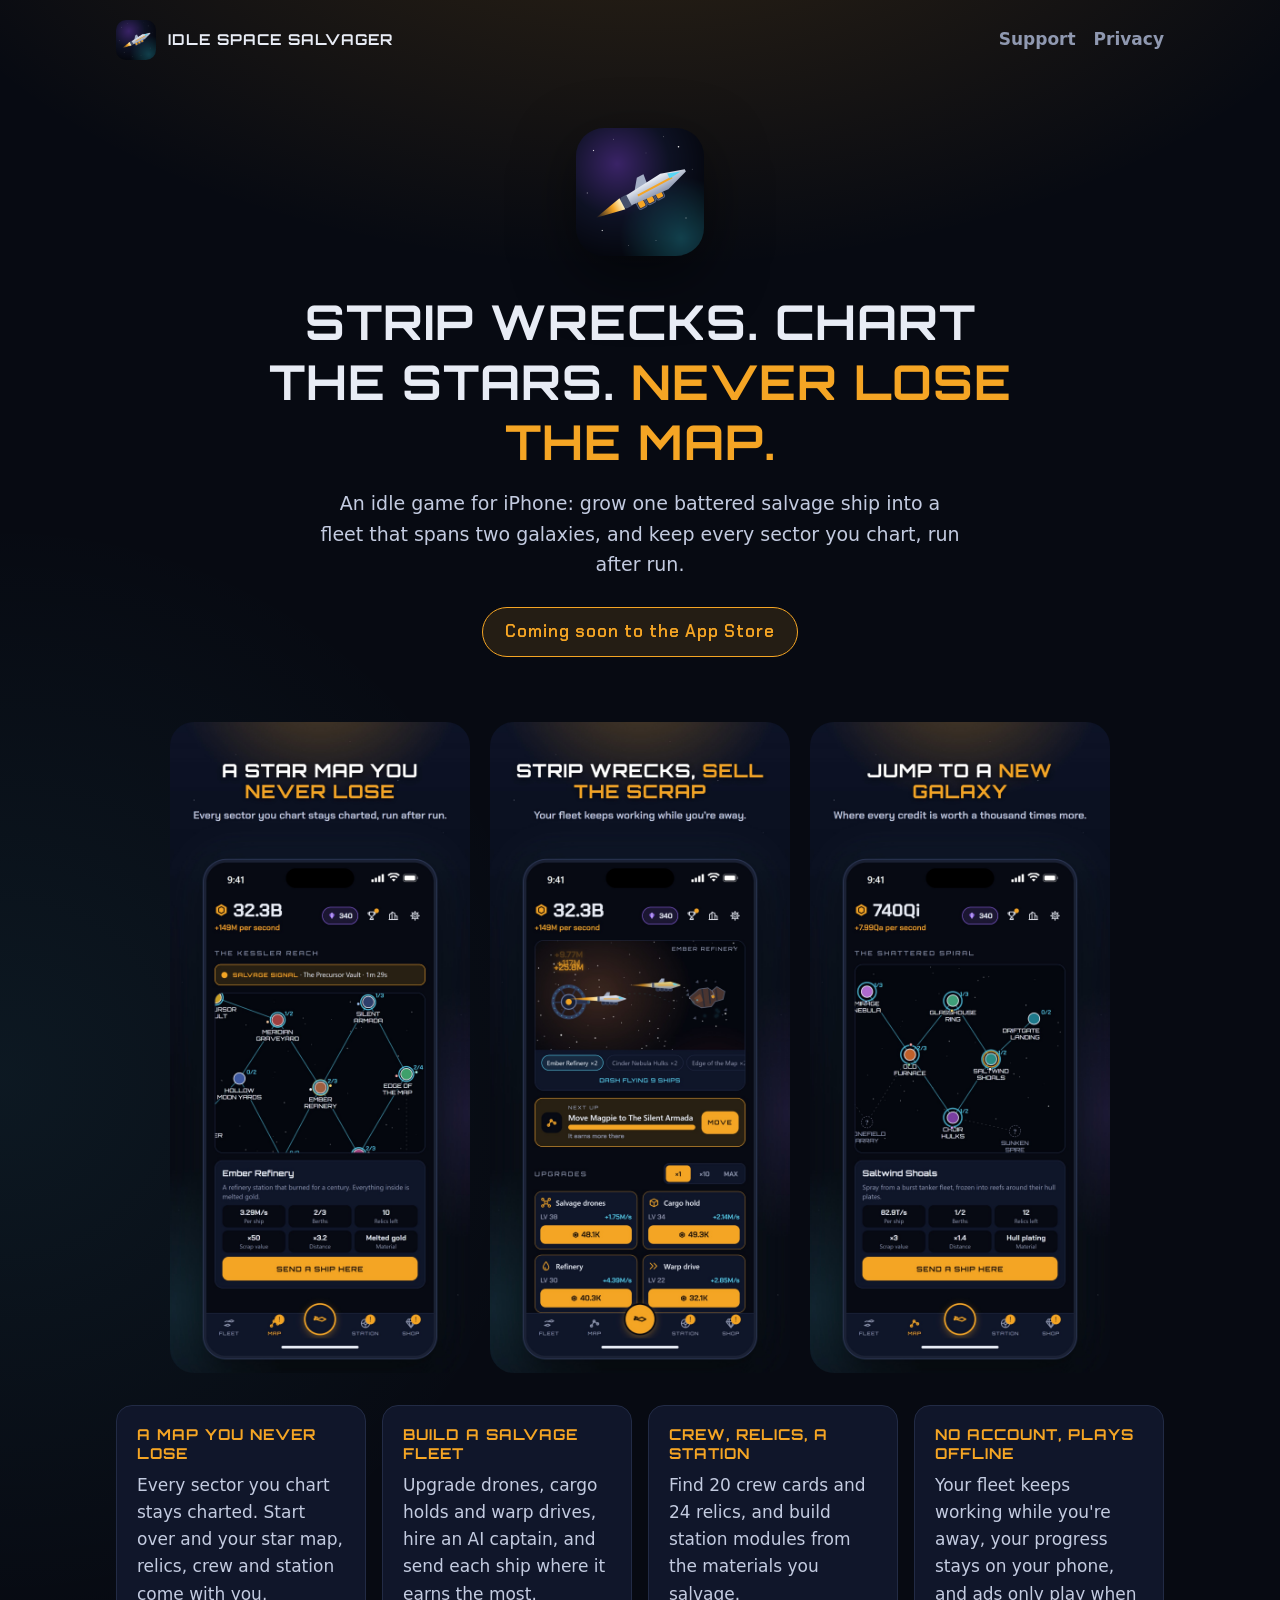
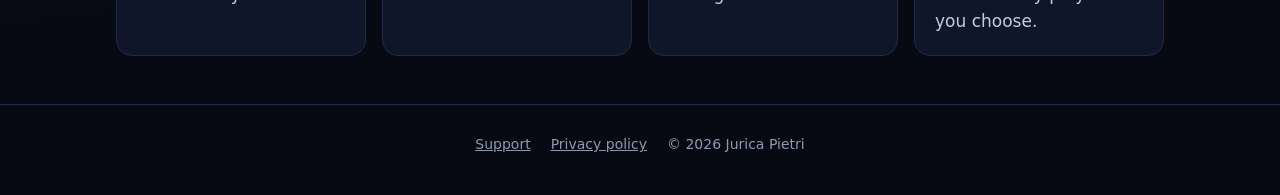
<file: index.html>
<!doctype html>
<html lang="en">
  <head>
    <meta charset="utf-8" />
    <meta name="viewport" content="width=device-width, initial-scale=1" />
    <title>Idle Space Salvager</title>
    <meta
      name="description"
      content="Strip ancient wrecks, chart a star map you never lose, and grow one battered ship into a salvage fleet. An idle game for iPhone."
    />
    <link rel="icon" href="favicon.png" />
    <link rel="stylesheet" href="styles.css" />
  </head>
  <body>
    <header class="top">
      <a class="brand" href="./">
        <img src="icon.png" alt="" width="40" height="40" />
        <span>Idle Space Salvager</span>
      </a>
      <nav>
        <a href="support/">Support</a>
        <a href="privacy/">Privacy</a>
      </nav>
    </header>
    <main>
      <section class="hero">
        <img
          class="hero-icon"
          src="icon.png"
          alt="The Idle Space Salvager app icon"
          width="128"
          height="128"
        />
        <h1>Strip wrecks. Chart the stars. <em>Never lose the map.</em></h1>
        <p class="lead">
          An idle game for iPhone: grow one battered salvage ship into a fleet
          that spans two galaxies, and keep every sector you chart, run after
          run.
        </p>
        <p class="badge">Coming soon to the App Store</p>
      </section>
      <section class="shots" aria-label="Screenshots">
        <img
          src="screens/01-star-map.jpg"
          alt="The star map, with charted sectors, ships and a salvage signal"
          width="1320"
          height="2868"
          loading="lazy"
        />
        <img
          src="screens/02-salvage.jpg"
          alt="Ships salvaging a wreck next to the station"
          width="1320"
          height="2868"
          loading="lazy"
        />
        <img
          src="screens/06-new-galaxy.jpg"
          alt="The map of the second galaxy, the Shattered Spiral"
          width="1320"
          height="2868"
          loading="lazy"
        />
      </section>
      <section class="features">
        <article>
          <h2>A map you never lose</h2>
          <p>
            Every sector you chart stays charted. Start over and your star map,
            relics, crew and station come with you.
          </p>
        </article>
        <article>
          <h2>Build a salvage fleet</h2>
          <p>
            Upgrade drones, cargo holds and warp drives, hire an AI captain, and
            send each ship where it earns the most.
          </p>
        </article>
        <article>
          <h2>Crew, relics, a station</h2>
          <p>
            Find 20 crew cards and 24 relics, and build station modules from the
            materials you salvage.
          </p>
        </article>
        <article>
          <h2>No account, plays offline</h2>
          <p>
            Your fleet keeps working while you're away, your progress stays on
            your phone, and ads only play when you choose.
          </p>
        </article>
      </section>
    </main>
    <footer>
      <a href="support/">Support</a>
      <a href="privacy/">Privacy policy</a>
      <span>© 2026 Jurica Pietri</span>
    </footer>
  </body>
</html>
</file>
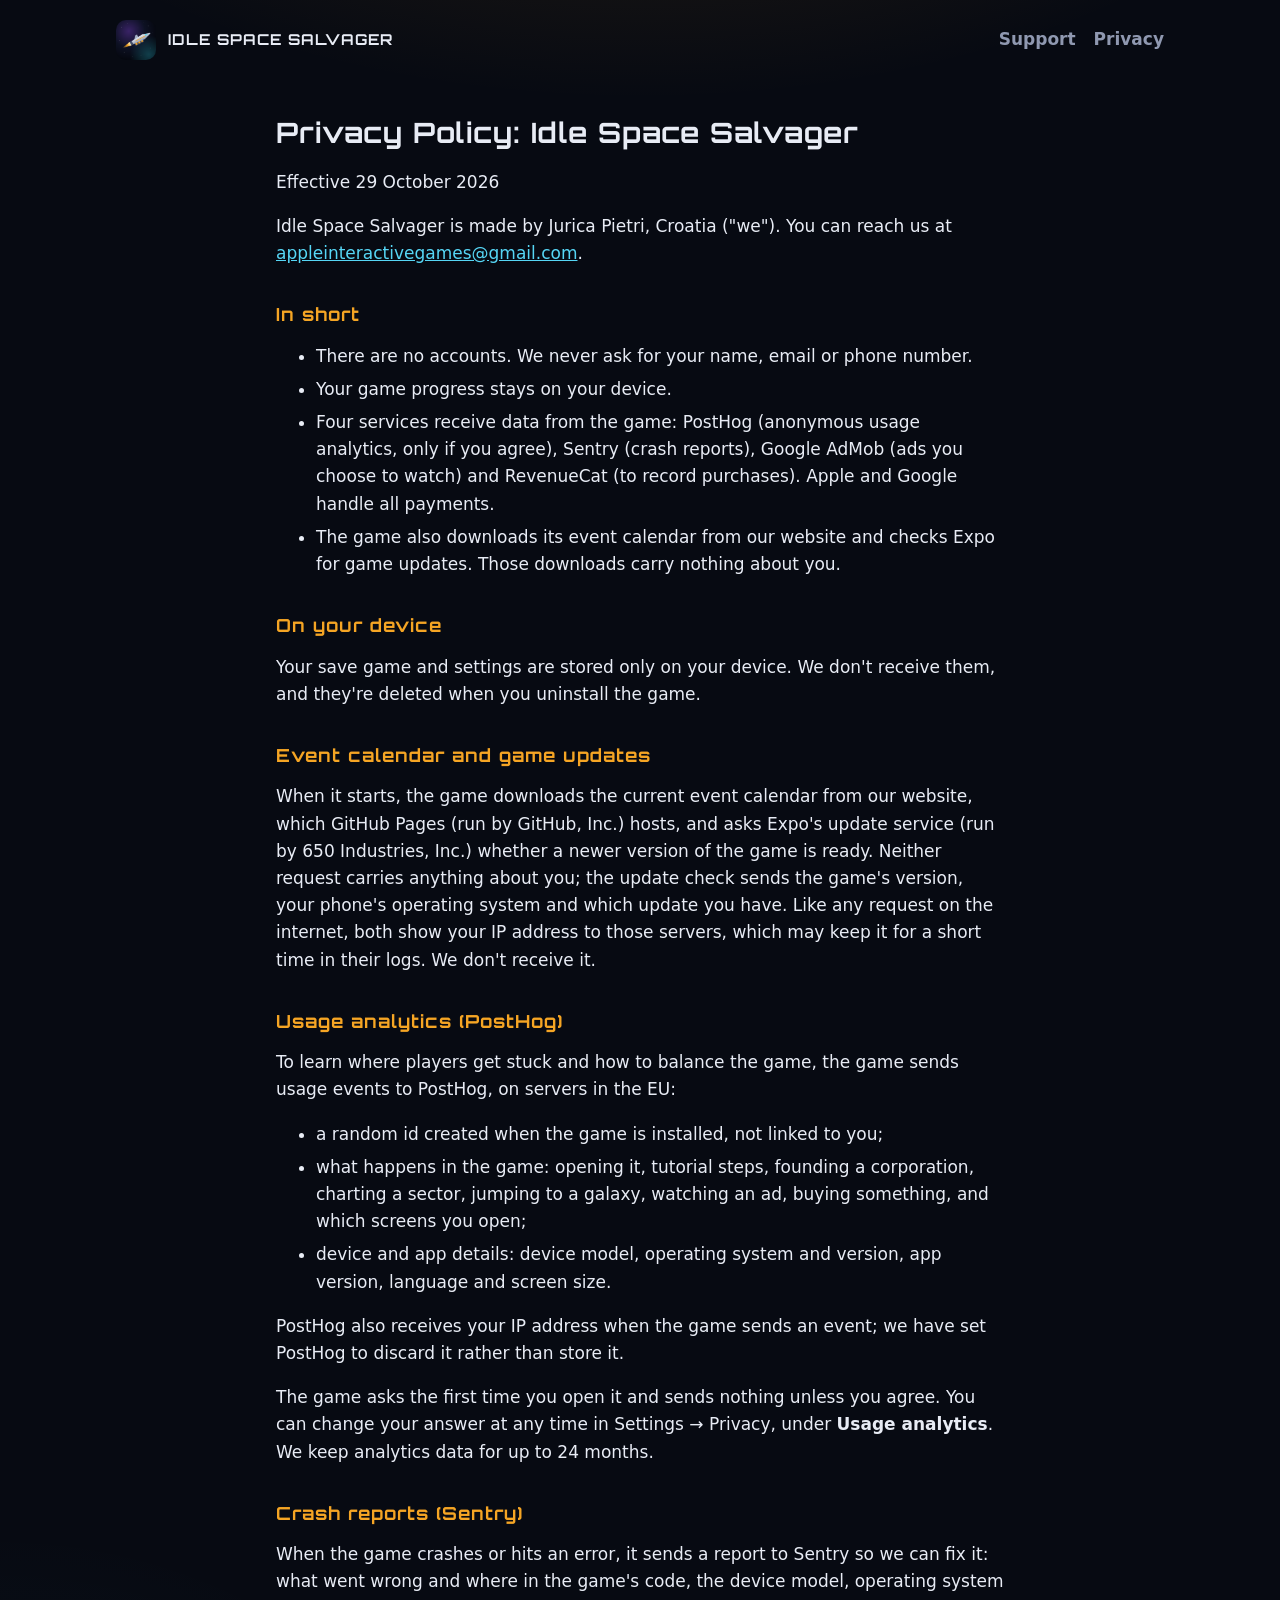
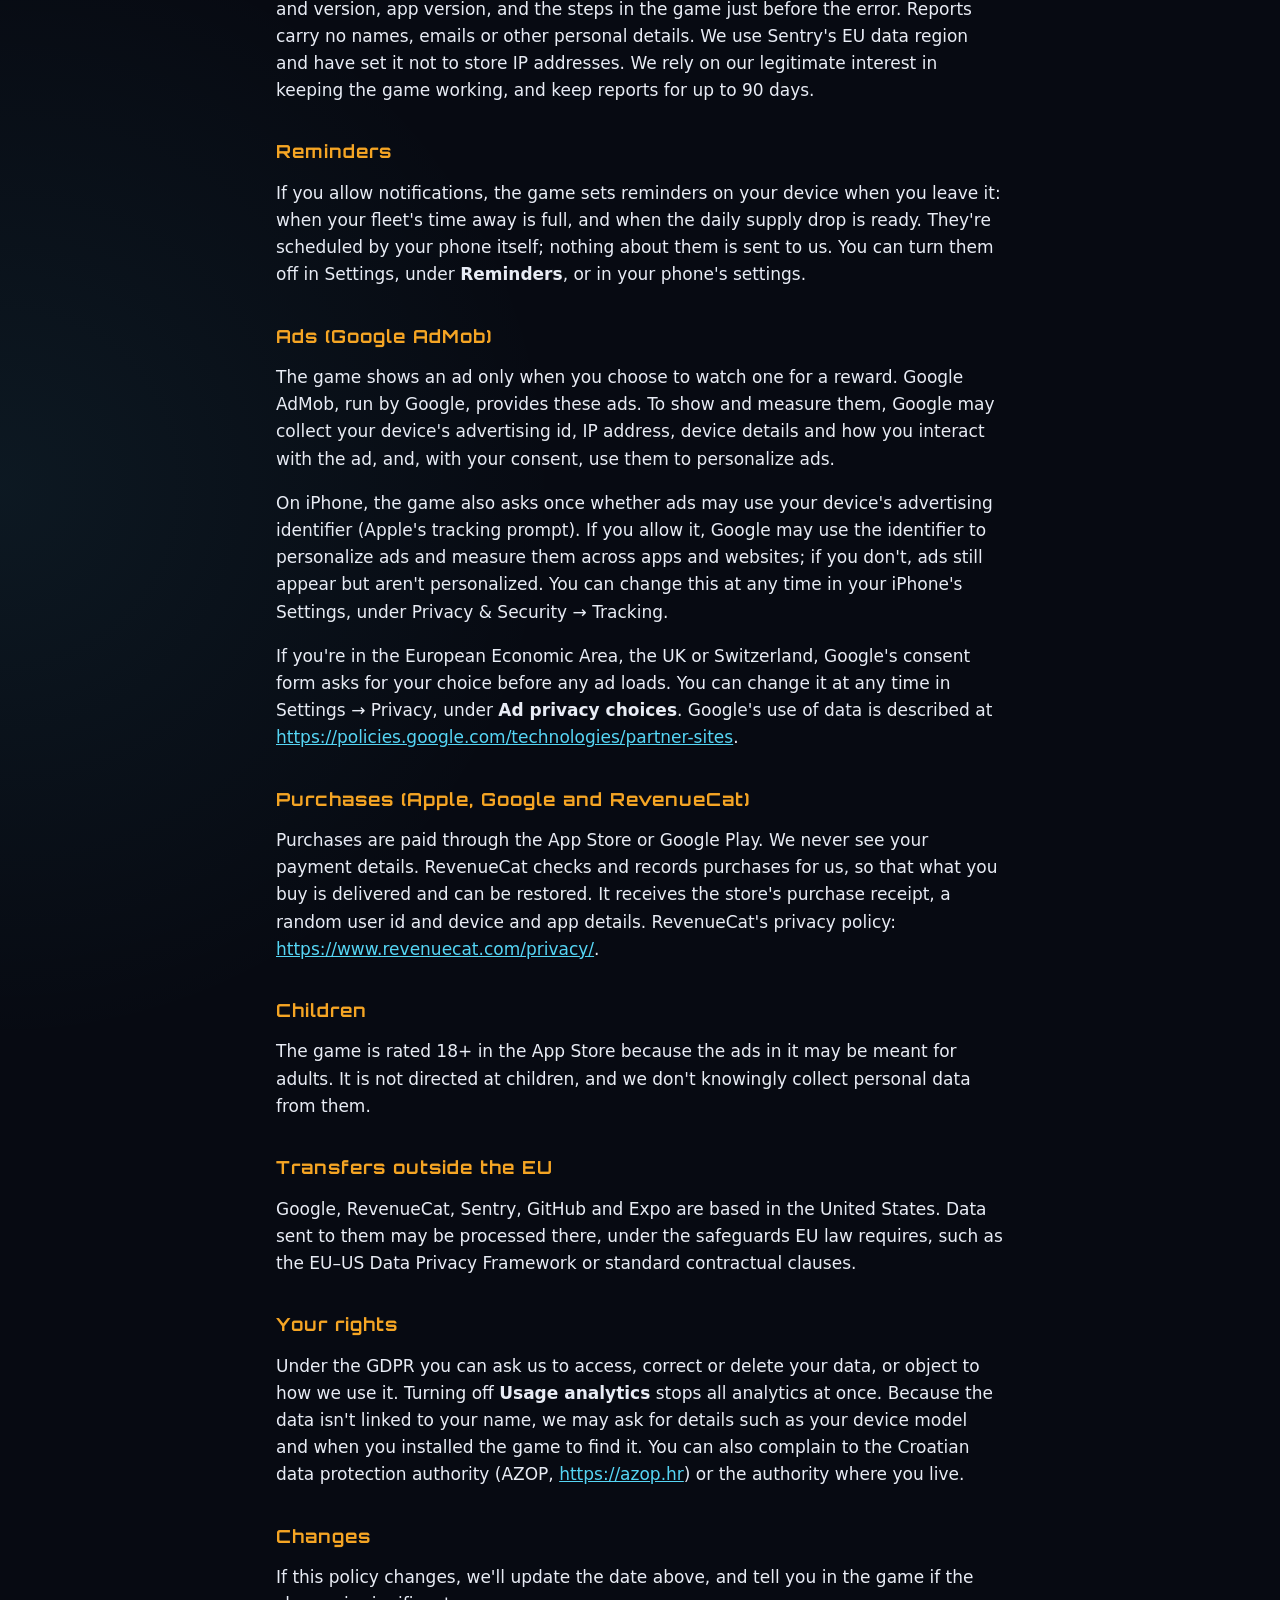
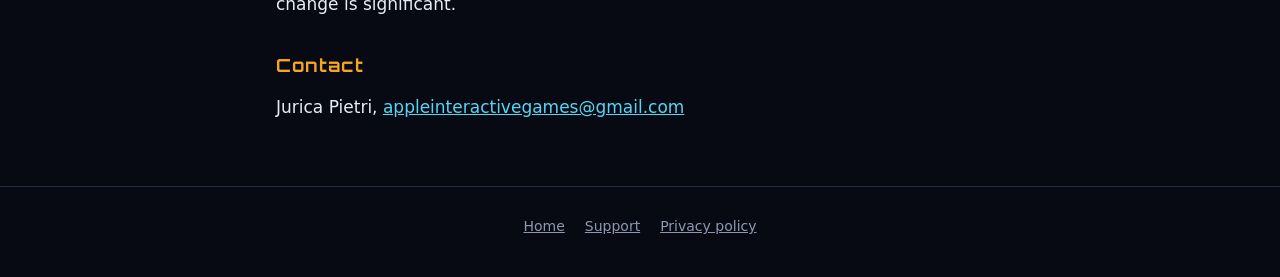
<file: privacy/index.html>
<!doctype html>
<html lang="en">
  <head>
    <meta charset="utf-8" />
    <meta name="viewport" content="width=device-width, initial-scale=1" />
    <title>Privacy policy · Idle Space Salvager</title>
    <link rel="icon" href="../favicon.png" />
    <link rel="stylesheet" href="../styles.css" />
  </head>
  <body>
    <header class="top">
      <a class="brand" href="../"
        ><img src="../icon.png" alt="" width="40" height="40" /><span
          >Idle Space Salvager</span
        ></a
      >
      <nav>
        <a href="../support/">Support</a><a href="../privacy/">Privacy</a>
      </nav>
    </header>
    <main class="doc">
      <h1>Privacy Policy: Idle Space Salvager</h1>
      <p>Effective 29 October 2026</p>
      <p>
        Idle Space Salvager is made by Jurica Pietri, Croatia ("we"). You can
        reach us at
        <a href="mailto:appleinteractivegames@gmail.com"
          >appleinteractivegames@gmail.com</a
        >.
      </p>
      <h2>In short</h2>
      <ul>
        <li>
          There are no accounts. We never ask for your name, email or phone
          number.
        </li>
        <li>Your game progress stays on your device.</li>
        <li>
          Four services receive data from the game: PostHog (anonymous usage
          analytics, only if you agree), Sentry (crash reports), Google AdMob
          (ads you choose to watch) and RevenueCat (to record purchases). Apple
          and Google handle all payments.
        </li>
        <li>
          The game also downloads its event calendar from our website and checks
          Expo for game updates. Those downloads carry nothing about you.
        </li>
      </ul>
      <h2>On your device</h2>
      <p>
        Your save game and settings are stored only on your device. We don't
        receive them, and they're deleted when you uninstall the game.
      </p>
      <h2>Event calendar and game updates</h2>
      <p>
        When it starts, the game downloads the current event calendar from our
        website, which GitHub Pages (run by GitHub, Inc.) hosts, and asks Expo's
        update service (run by 650 Industries, Inc.) whether a newer version of
        the game is ready. Neither request carries anything about you; the
        update check sends the game's version, your phone's operating system and
        which update you have. Like any request on the internet, both show your
        IP address to those servers, which may keep it for a short time in their
        logs. We don't receive it.
      </p>
      <h2>Usage analytics (PostHog)</h2>
      <p>
        To learn where players get stuck and how to balance the game, the game
        sends usage events to PostHog, on servers in the EU:
      </p>
      <ul>
        <li>
          a random id created when the game is installed, not linked to you;
        </li>
        <li>
          what happens in the game: opening it, tutorial steps, founding a
          corporation, charting a sector, jumping to a galaxy, watching an ad,
          buying something, and which screens you open;
        </li>
        <li>
          device and app details: device model, operating system and version,
          app version, language and screen size.
        </li>
      </ul>
      <p>
        PostHog also receives your IP address when the game sends an event; we
        have set PostHog to discard it rather than store it.
      </p>
      <p>
        The game asks the first time you open it and sends nothing unless you
        agree. You can change your answer at any time in Settings → Privacy,
        under <strong>Usage analytics</strong>. We keep analytics data for up to
        24 months.
      </p>
      <h2>Crash reports (Sentry)</h2>
      <p>
        When the game crashes or hits an error, it sends a report to Sentry so
        we can fix it: what went wrong and where in the game's code, the device
        model, operating system and version, app version, and the steps in the
        game just before the error. Reports carry no names, emails or other
        personal details. We use Sentry's EU data region and have set it not to
        store IP addresses. We rely on our legitimate interest in keeping the
        game working, and keep reports for up to 90 days.
      </p>
      <h2>Reminders</h2>
      <p>
        If you allow notifications, the game sets reminders on your device when
        you leave it: when your fleet's time away is full, and when the daily
        supply drop is ready. They're scheduled by your phone itself; nothing
        about them is sent to us. You can turn them off in Settings, under
        <strong>Reminders</strong>, or in your phone's settings.
      </p>
      <h2>Ads (Google AdMob)</h2>
      <p>
        The game shows an ad only when you choose to watch one for a reward.
        Google AdMob, run by Google, provides these ads. To show and measure
        them, Google may collect your device's advertising id, IP address,
        device details and how you interact with the ad, and, with your consent,
        use them to personalize ads.
      </p>
      <p>
        On iPhone, the game also asks once whether ads may use your device's
        advertising identifier (Apple's tracking prompt). If you allow it,
        Google may use the identifier to personalize ads and measure them across
        apps and websites; if you don't, ads still appear but aren't
        personalized. You can change this at any time in your iPhone's Settings,
        under Privacy &amp; Security → Tracking.
      </p>
      <p>
        If you're in the European Economic Area, the UK or Switzerland, Google's
        consent form asks for your choice before any ad loads. You can change it
        at any time in Settings → Privacy, under
        <strong>Ad privacy choices</strong>. Google's use of data is described
        at
        <a href="https://policies.google.com/technologies/partner-sites"
          >https://policies.google.com/technologies/partner-sites</a
        >.
      </p>
      <h2>Purchases (Apple, Google and RevenueCat)</h2>
      <p>
        Purchases are paid through the App Store or Google Play. We never see
        your payment details. RevenueCat checks and records purchases for us, so
        that what you buy is delivered and can be restored. It receives the
        store's purchase receipt, a random user id and device and app details.
        RevenueCat's privacy policy:
        <a href="https://www.revenuecat.com/privacy/"
          >https://www.revenuecat.com/privacy/</a
        >.
      </p>
      <h2>Children</h2>
      <p>
        The game is rated 18+ in the App Store because the ads in it may be
        meant for adults. It is not directed at children, and we don't knowingly
        collect personal data from them.
      </p>
      <h2>Transfers outside the EU</h2>
      <p>
        Google, RevenueCat, Sentry, GitHub and Expo are based in the United
        States. Data sent to them may be processed there, under the safeguards
        EU law requires, such as the EU–US Data Privacy Framework or standard
        contractual clauses.
      </p>
      <h2>Your rights</h2>
      <p>
        Under the GDPR you can ask us to access, correct or delete your data, or
        object to how we use it. Turning off
        <strong>Usage analytics</strong> stops all analytics at once. Because
        the data isn't linked to your name, we may ask for details such as your
        device model and when you installed the game to find it. You can also
        complain to the Croatian data protection authority (AZOP,
        <a href="https://azop.hr">https://azop.hr</a>) or the authority where
        you live.
      </p>
      <h2>Changes</h2>
      <p>
        If this policy changes, we'll update the date above, and tell you in the
        game if the change is significant.
      </p>
      <h2>Contact</h2>
      <p>
        Jurica Pietri,
        <a href="mailto:appleinteractivegames@gmail.com"
          >appleinteractivegames@gmail.com</a
        >
      </p>
    </main>
    <footer>
      <a href="../">Home</a><a href="../support/">Support</a
      ><a href="../privacy/">Privacy policy</a>
    </footer>
  </body>
</html>
</file>
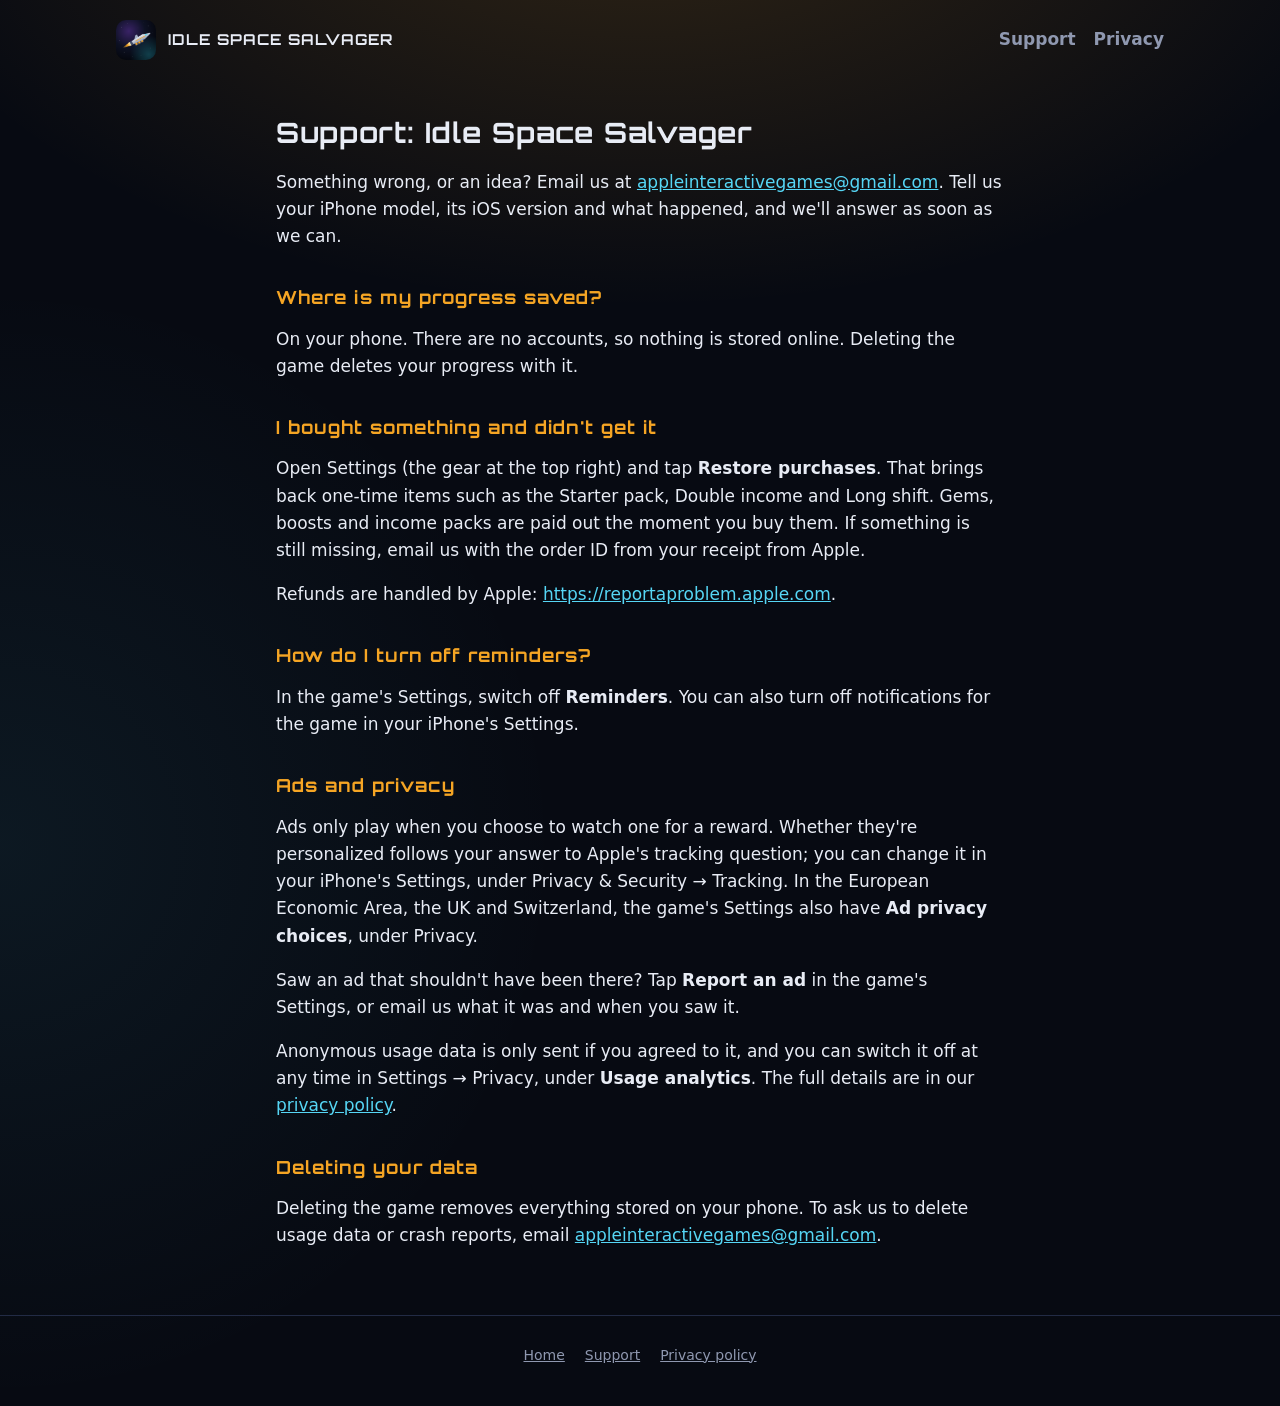
<file: support/index.html>
<!doctype html>
<html lang="en">
  <head>
    <meta charset="utf-8" />
    <meta name="viewport" content="width=device-width, initial-scale=1" />
    <title>Support · Idle Space Salvager</title>
    <link rel="icon" href="../favicon.png" />
    <link rel="stylesheet" href="../styles.css" />
  </head>
  <body>
    <header class="top">
      <a class="brand" href="../"
        ><img src="../icon.png" alt="" width="40" height="40" /><span
          >Idle Space Salvager</span
        ></a
      >
      <nav>
        <a href="../support/">Support</a><a href="../privacy/">Privacy</a>
      </nav>
    </header>
    <main class="doc">
      <h1>Support: Idle Space Salvager</h1>
      <p>
        Something wrong, or an idea? Email us at
        <a href="mailto:appleinteractivegames@gmail.com"
          >appleinteractivegames@gmail.com</a
        >. Tell us your iPhone model, its iOS version and what happened, and
        we'll answer as soon as we can.
      </p>
      <h2>Where is my progress saved?</h2>
      <p>
        On your phone. There are no accounts, so nothing is stored online.
        Deleting the game deletes your progress with it.
      </p>
      <h2>I bought something and didn't get it</h2>
      <p>
        Open Settings (the gear at the top right) and tap
        <strong>Restore purchases</strong>. That brings back one-time items such
        as the Starter pack, Double income and Long shift. Gems, boosts and
        income packs are paid out the moment you buy them. If something is still
        missing, email us with the order ID from your receipt from Apple.
      </p>
      <p>
        Refunds are handled by Apple:
        <a href="https://reportaproblem.apple.com"
          >https://reportaproblem.apple.com</a
        >.
      </p>
      <h2>How do I turn off reminders?</h2>
      <p>
        In the game's Settings, switch off <strong>Reminders</strong>. You can
        also turn off notifications for the game in your iPhone's Settings.
      </p>
      <h2>Ads and privacy</h2>
      <p>
        Ads only play when you choose to watch one for a reward. Whether they're
        personalized follows your answer to Apple's tracking question; you can
        change it in your iPhone's Settings, under Privacy &amp; Security →
        Tracking. In the European Economic Area, the UK and Switzerland, the
        game's Settings also have <strong>Ad privacy choices</strong>, under
        Privacy.
      </p>
      <p>
        Saw an ad that shouldn't have been there? Tap
        <strong>Report an ad</strong> in the game's Settings, or email us what
        it was and when you saw it.
      </p>
      <p>
        Anonymous usage data is only sent if you agreed to it, and you can
        switch it off at any time in Settings → Privacy, under
        <strong>Usage analytics</strong>. The full details are in our
        <a href="../privacy/">privacy policy</a>.
      </p>
      <h2>Deleting your data</h2>
      <p>
        Deleting the game removes everything stored on your phone. To ask us to
        delete usage data or crash reports, email
        <a href="mailto:appleinteractivegames@gmail.com"
          >appleinteractivegames@gmail.com</a
        >.
      </p>
    </main>
    <footer>
      <a href="../">Home</a><a href="../support/">Support</a
      ><a href="../privacy/">Privacy policy</a>
    </footer>
  </body>
</html>
</file>
<file: styles.css>
/* The game's own fonts, served from this site rather than Google's, so visitors' IP addresses go nowhere else. */
@font-face {
  font-family: 'Orbitron';
  src: url('fonts/Orbitron_700Bold.ttf') format('truetype');
  font-weight: 700;
  font-display: swap;
}
@font-face {
  font-family: 'Chakra Petch';
  src: url('fonts/ChakraPetch_600SemiBold.ttf') format('truetype');
  font-weight: 600;
  font-display: swap;
}

:root {
  --bg: #070a12;
  --surface: #10162a;
  --border: #222b45;
  --text: #e8ecf5;
  --muted: #8f98b0;
  --accent: #f5a524;
  --cyan: #56d6f5;
  color-scheme: dark;
}

* {
  box-sizing: border-box;
}

body {
  margin: 0;
  min-height: 100vh;
  background:
    radial-gradient(
      ellipse 70rem 40rem at 50% -10%,
      rgba(245, 165, 36, 0.18),
      transparent 70%
    ),
    radial-gradient(
      ellipse 50rem 50rem at 0% 60%,
      rgba(86, 214, 245, 0.07),
      transparent 70%
    ),
    var(--bg);
  color: var(--text);
  font:
    17px/1.6 system-ui,
    -apple-system,
    'Segoe UI',
    Roboto,
    sans-serif;
}

a {
  color: var(--cyan);
}

.top {
  display: flex;
  align-items: center;
  justify-content: space-between;
  gap: 16px;
  max-width: 1080px;
  margin: 0 auto;
  padding: 20px 16px;
}

.brand {
  display: flex;
  align-items: center;
  gap: 12px;
  color: var(--text);
  text-decoration: none;
  font-family: 'Orbitron', sans-serif;
  font-weight: 700;
  font-size: 15px;
  letter-spacing: 1px;
  text-transform: uppercase;
}

.brand img {
  border-radius: 10px;
}

nav {
  display: flex;
  gap: 18px;
}

nav a {
  color: var(--muted);
  text-decoration: none;
  font-weight: 600;
}

nav a:hover {
  color: var(--text);
}

.hero {
  max-width: 820px;
  margin: 0 auto;
  padding: 48px 16px 24px;
  text-align: center;
}

.hero-icon {
  border-radius: 28px;
  box-shadow: 0 20px 60px rgba(0, 0, 0, 0.5);
}

h1,
h2,
h3 {
  font-family: 'Orbitron', sans-serif;
  font-weight: 700;
  letter-spacing: 1px;
  line-height: 1.25;
}

.hero h1 {
  margin: 28px 0 16px;
  font-size: clamp(28px, 6vw, 48px);
  text-transform: uppercase;
}

.hero h1 em {
  font-style: normal;
  color: var(--accent);
}

.lead {
  margin: 0 auto;
  max-width: 640px;
  color: #c3cbe0;
  font-size: 19px;
}

.badge {
  display: inline-block;
  margin-top: 28px;
  padding: 10px 22px;
  border: 1px solid var(--accent);
  border-radius: 999px;
  background: rgba(245, 165, 36, 0.12);
  color: var(--accent);
  font-family: 'Chakra Petch', sans-serif;
  font-weight: 600;
  letter-spacing: 1px;
}

.shots {
  display: flex;
  justify-content: center;
  gap: 20px;
  max-width: 1080px;
  margin: 24px auto;
  padding: 0 16px;
}

.shots img {
  width: calc((100% - 40px) / 3);
  max-width: 300px;
  height: auto;
  border-radius: 24px;
}

.features {
  display: grid;
  grid-template-columns: repeat(auto-fit, minmax(240px, 1fr));
  gap: 16px;
  max-width: 1080px;
  margin: 32px auto 48px;
  padding: 0 16px;
}

.features article {
  padding: 20px;
  border: 1px solid var(--border);
  border-radius: 16px;
  background: var(--surface);
}

.features h2 {
  margin: 0 0 8px;
  font-size: 15px;
  color: var(--accent);
  text-transform: uppercase;
}

.features p {
  margin: 0;
  color: #c3cbe0;
}

.doc {
  max-width: 760px;
  margin: 0 auto;
  padding: 16px 16px 48px;
}

.doc h1 {
  font-size: 28px;
}

.doc h2 {
  margin-top: 36px;
  font-size: 18px;
  color: var(--accent);
}

.doc li {
  margin-bottom: 6px;
}

footer {
  display: flex;
  flex-wrap: wrap;
  justify-content: center;
  gap: 8px 20px;
  padding: 28px 16px 40px;
  border-top: 1px solid var(--border);
  color: var(--muted);
  font-size: 14px;
}

footer a {
  color: var(--muted);
}

@media (max-width: 640px) {
  .shots {
    overflow-x: auto;
    justify-content: flex-start;
    scroll-snap-type: x mandatory;
  }
  .shots img {
    width: 70%;
    flex: none;
    scroll-snap-align: center;
  }
}
</file>
